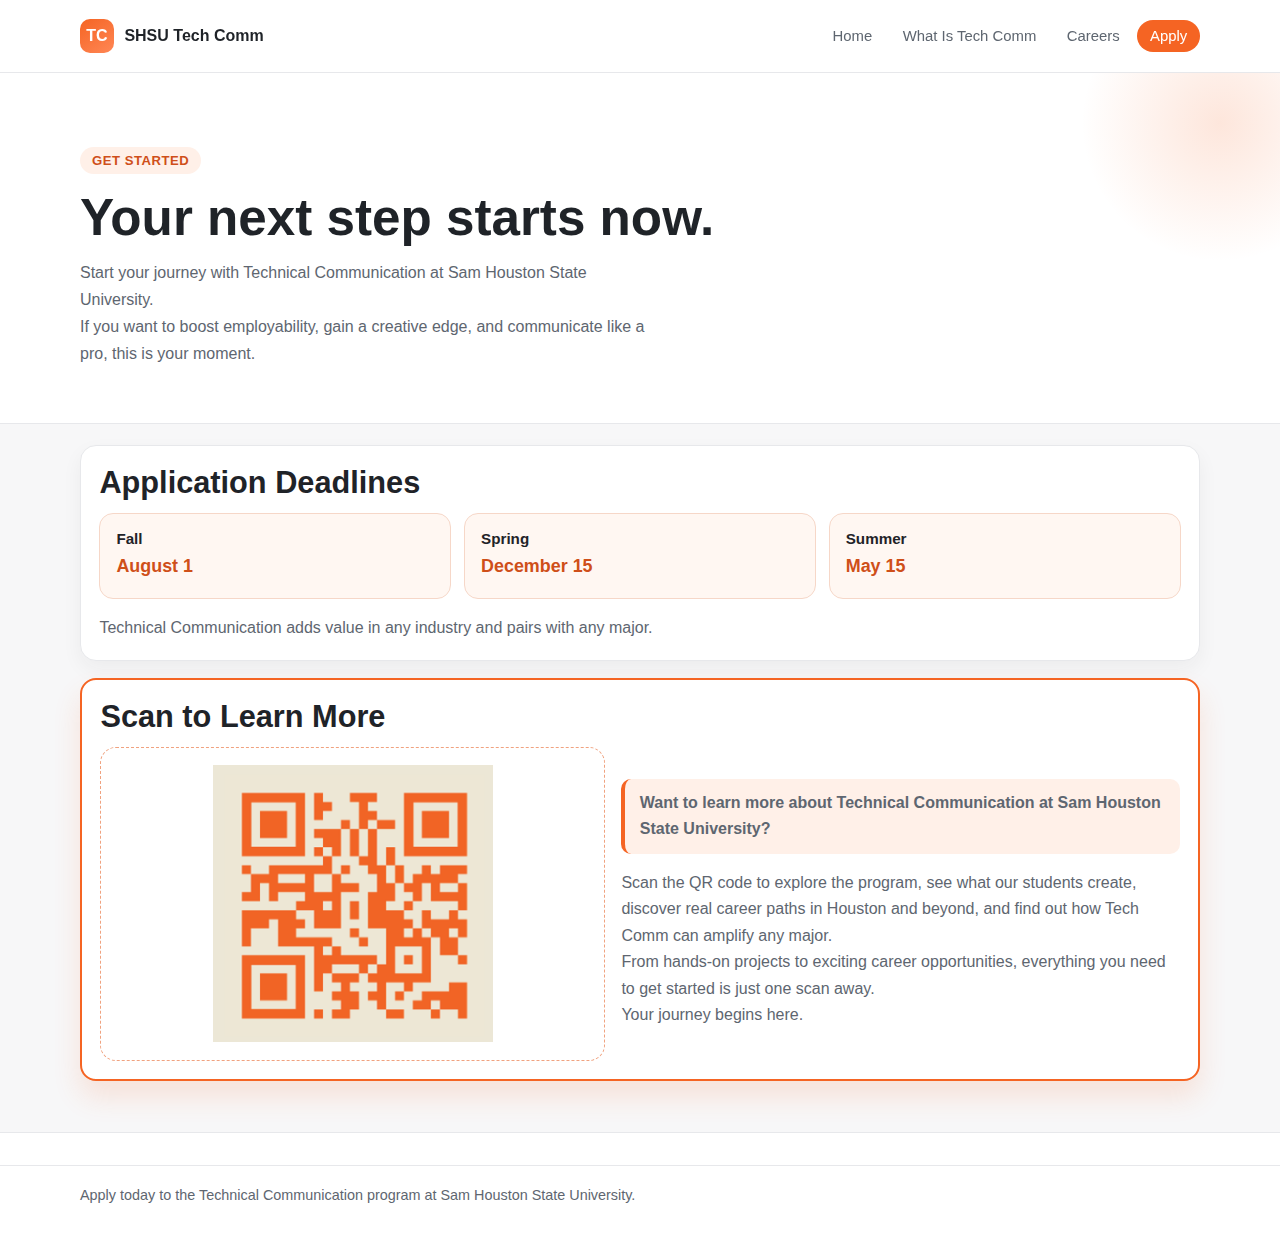
<file: apply.html>
<!doctype html>
<html lang="en">
<head>
  <meta charset="UTF-8" />
  <meta name="viewport" content="width=device-width, initial-scale=1.0" />
  <title>Apply / Get Started</title>
  <link rel="stylesheet" href="styles.css" />
</head>
<body data-page="apply">
  <header class="site-header">
    <div class="container nav-wrap">
      <a class="brand" href="index.html"><span class="brand-badge">TC</span>SHSU Tech Comm</a>
      <nav class="nav-links">
        <a data-page="home" href="index.html">Home</a>
        <a data-page="what" href="what-is-tech-comm.html">What Is Tech Comm</a>
        <a data-page="careers" href="careers.html">Careers</a>
        <a data-page="apply" href="apply.html">Apply</a>
      </nav>
    </div>
  </header>

  <main>
    <section class="hero section-pattern">
      <div class="container">
        <span class="hero-tag reveal">Get Started</span>
        <h1 class="reveal">Your next step starts now.</h1>
        <p class="brand-sub reveal">Start your journey with Technical Communication at Sam Houston State University.</p>
        <p class="lead reveal">If you want to boost employability, gain a creative edge, and communicate like a pro, this is your moment.</p>
      </div>
    </section>

    <section class="section section-alt">
      <div class="container split">
        <article class="card reveal">
          <h2>Application Deadlines</h2>
          <div class="deadline-box">
            <div class="deadline">
              <h4>Fall</h4>
              <p>August 1</p>
            </div>
            <div class="deadline">
              <h4>Spring</h4>
              <p>December 15</p>
            </div>
            <div class="deadline">
              <h4>Summer</h4>
              <p>May 15</p>
            </div>
          </div>
          <p class="lead" style="margin-top:1rem;">Technical Communication adds value in any industry and pairs with any major.</p>
        </article>

        <article class="card qr-card reveal">
          <h2>Scan to Learn More</h2>
          <div class="qr-layout">
            <div class="qr-box">
              <img src="assets/qr-code.png" alt="QR code to learn more and apply" />
            </div>
            <div>
              <p class="callout">Want to learn more about Technical Communication at Sam Houston State University?</p>
              <p class="lead" style="margin-top:1rem;">Scan the QR code to explore the program, see what our students create, discover real career paths in Houston and beyond, and find out how Tech Comm can amplify any major.</p>
              <p class="lead">From hands-on projects to exciting career opportunities, everything you need to get started is just one scan away.</p>
              <p class="lead">Your journey begins here.</p>
            </div>
          </div>
        </article>
      </div>
    </section>
  </main>

  <footer class="site-footer">
    <div class="container">Apply today to the Technical Communication program at Sam Houston State University.</div>
  </footer>

  <script src="script.js"></script>
</body>
</html>
</file>
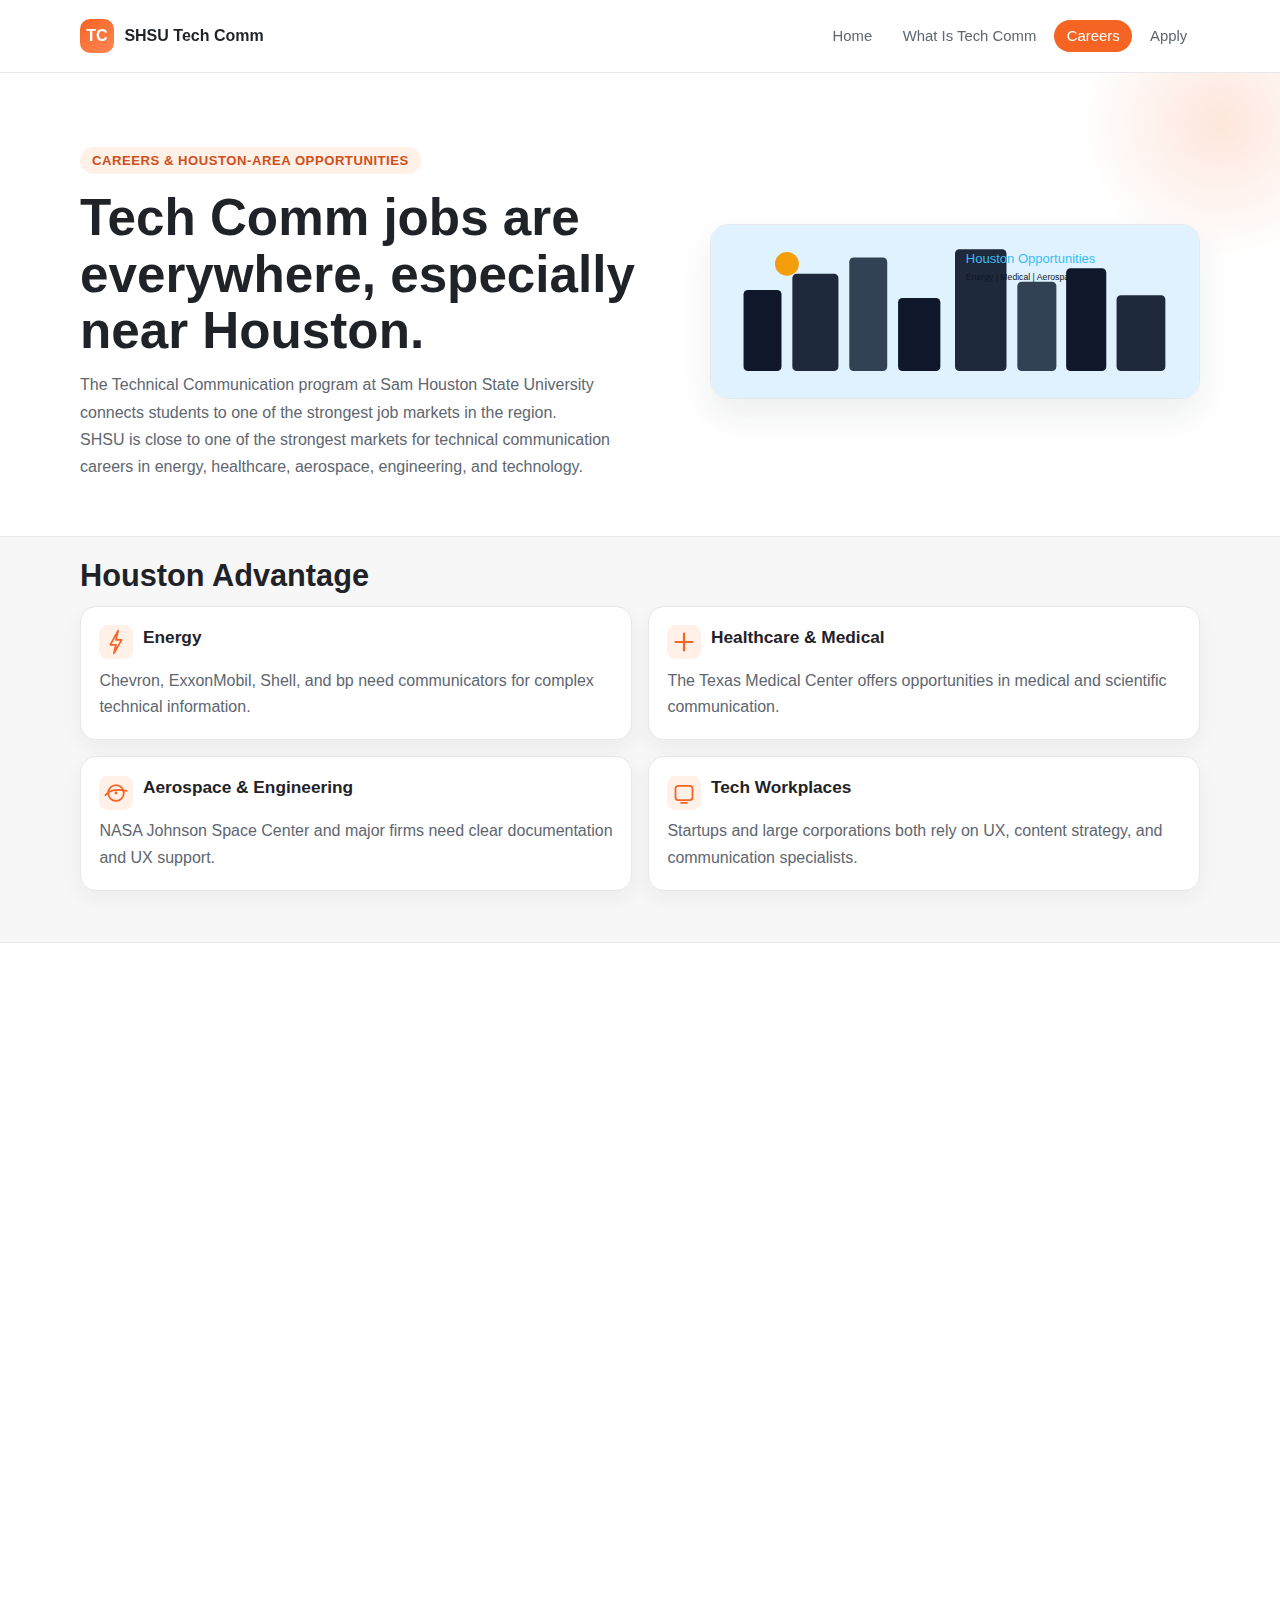
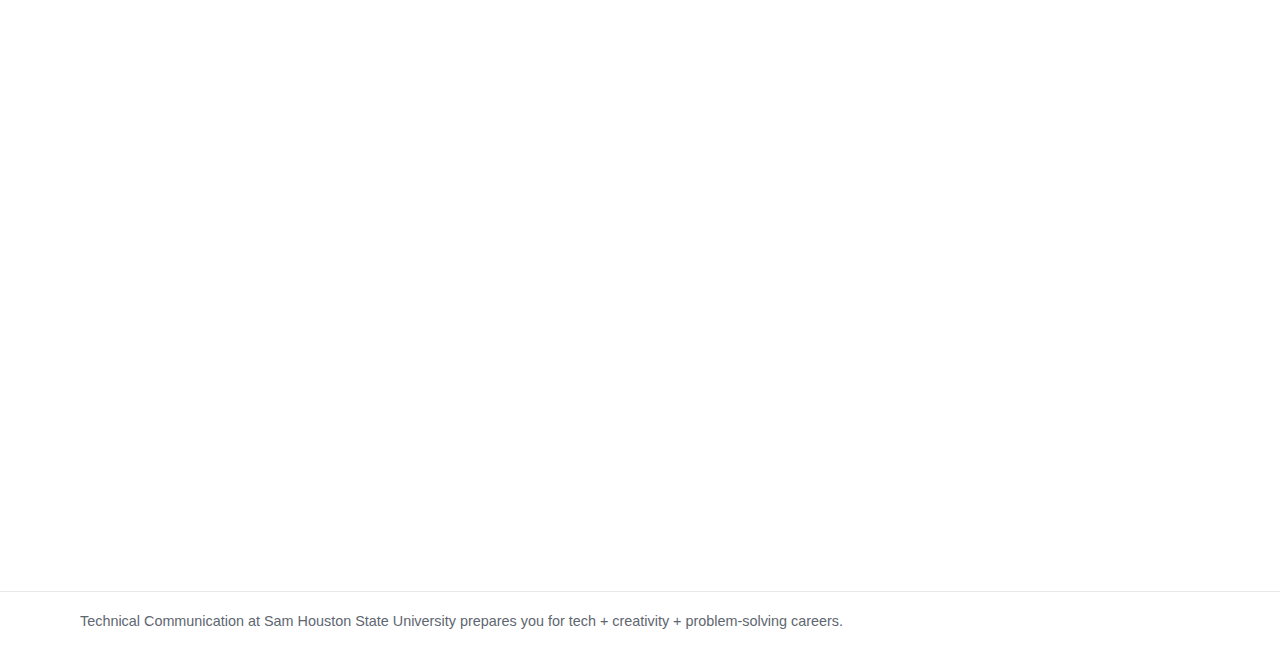
<file: careers.html>
<!doctype html>
<html lang="en">
<head>
  <meta charset="UTF-8" />
  <meta name="viewport" content="width=device-width, initial-scale=1.0" />
  <title>Careers & Houston Opportunities</title>
  <link rel="stylesheet" href="styles.css" />
</head>
<body data-page="careers">
  <header class="site-header">
    <div class="container nav-wrap">
      <a class="brand" href="index.html"><span class="brand-badge">TC</span>SHSU Tech Comm</a>
      <nav class="nav-links">
        <a data-page="home" href="index.html">Home</a>
        <a data-page="what" href="what-is-tech-comm.html">What Is Tech Comm</a>
        <a data-page="careers" href="careers.html">Careers</a>
        <a data-page="apply" href="apply.html">Apply</a>
      </nav>
    </div>
  </header>

  <main>
    <section class="hero section-pattern">
      <div class="container hero-grid">
        <div class="reveal">
          <span class="hero-tag">Careers & Houston-Area Opportunities</span>
          <h1>Tech Comm jobs are everywhere, especially near Houston.</h1>
          <p class="brand-sub">The Technical Communication program at Sam Houston State University connects students to one of the strongest job markets in the region.</p>
          <p>SHSU is close to one of the strongest markets for technical communication careers in energy, healthcare, aerospace, engineering, and technology.</p>
        </div>
        <div class="hero-art reveal">
          <img src="assets/houston-opportunities.svg" alt="Houston skyline themed career opportunities illustration" />
        </div>
      </div>
    </section>

    <section class="section section-alt">
      <div class="container">
        <h2 class="reveal">Houston Advantage</h2>
        <div class="grid">
          <article class="card span-6 reveal">
            <div class="icon-head"><img src="assets/icon-energy.svg" alt="Energy icon" /><h3>Energy</h3></div>
            <p>Chevron, ExxonMobil, Shell, and bp need communicators for complex technical information.</p>
          </article>
          <article class="card span-6 reveal">
            <div class="icon-head"><img src="assets/icon-medical.svg" alt="Medical icon" /><h3>Healthcare & Medical</h3></div>
            <p>The Texas Medical Center offers opportunities in medical and scientific communication.</p>
          </article>
          <article class="card span-6 reveal">
            <div class="icon-head"><img src="assets/icon-nasa.svg" alt="Aerospace icon" /><h3>Aerospace & Engineering</h3></div>
            <p>NASA Johnson Space Center and major firms need clear documentation and UX support.</p>
          </article>
          <article class="card span-6 reveal">
            <div class="icon-head"><img src="assets/icon-tech.svg" alt="Technology icon" /><h3>Tech Workplaces</h3></div>
            <p>Startups and large corporations both rely on UX, content strategy, and communication specialists.</p>
          </article>
        </div>
      </div>
    </section>

    <section class="section">
      <div class="container split">
        <article class="card reveal info-card">
          <h3>Career Paths</h3>
          <img class="visual" src="assets/career-paths-visual.png" alt="Career paths in technical communication including content strategy, technical writing, medical communication, user research, corporate communication, and proposal writing" />
        </article>
        <article class="card reveal info-card">
          <h3>Academic Pathways</h3>
          <p>Students with strong Tech Comm backgrounds often move into graduate programs in Rhetoric & Composition, Writing Studies, Technical Communication, and Human-Centered Design & UX.</p>
          <div class="info-stack">
            <div class="info-bar"><strong>Funding</strong>Full funding opportunities</div>
            <div class="info-bar"><strong>Research</strong>Research assistantships</div>
            <div class="info-bar"><strong>Teaching</strong>Teaching fellowships</div>
            <div class="info-bar"><strong>Outcomes</strong>Paths to professional and academic careers</div>
          </div>
        </article>
      </div>
    </section>
  </main>

  <footer class="site-footer">
    <div class="container">Technical Communication at Sam Houston State University prepares you for tech + creativity + problem-solving careers.</div>
  </footer>

  <script src="script.js"></script>
</body>
</html>
</file>
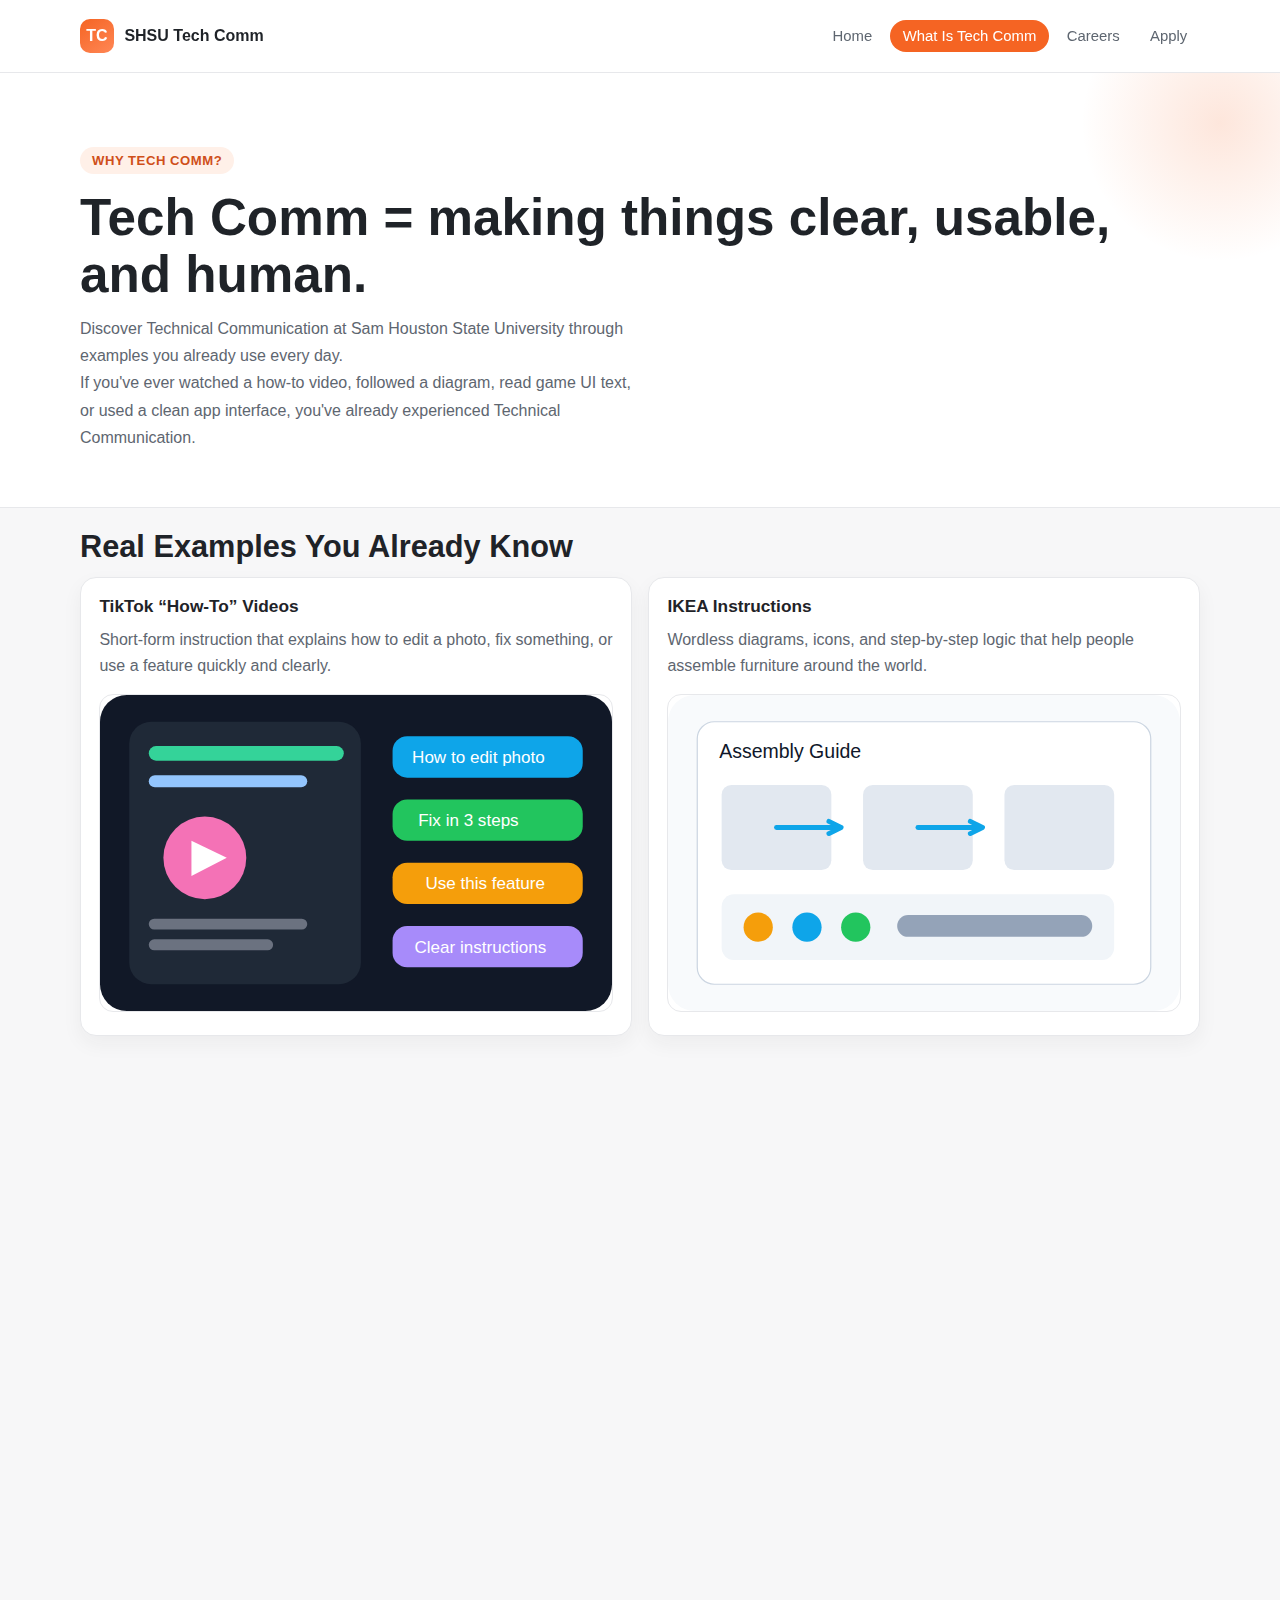
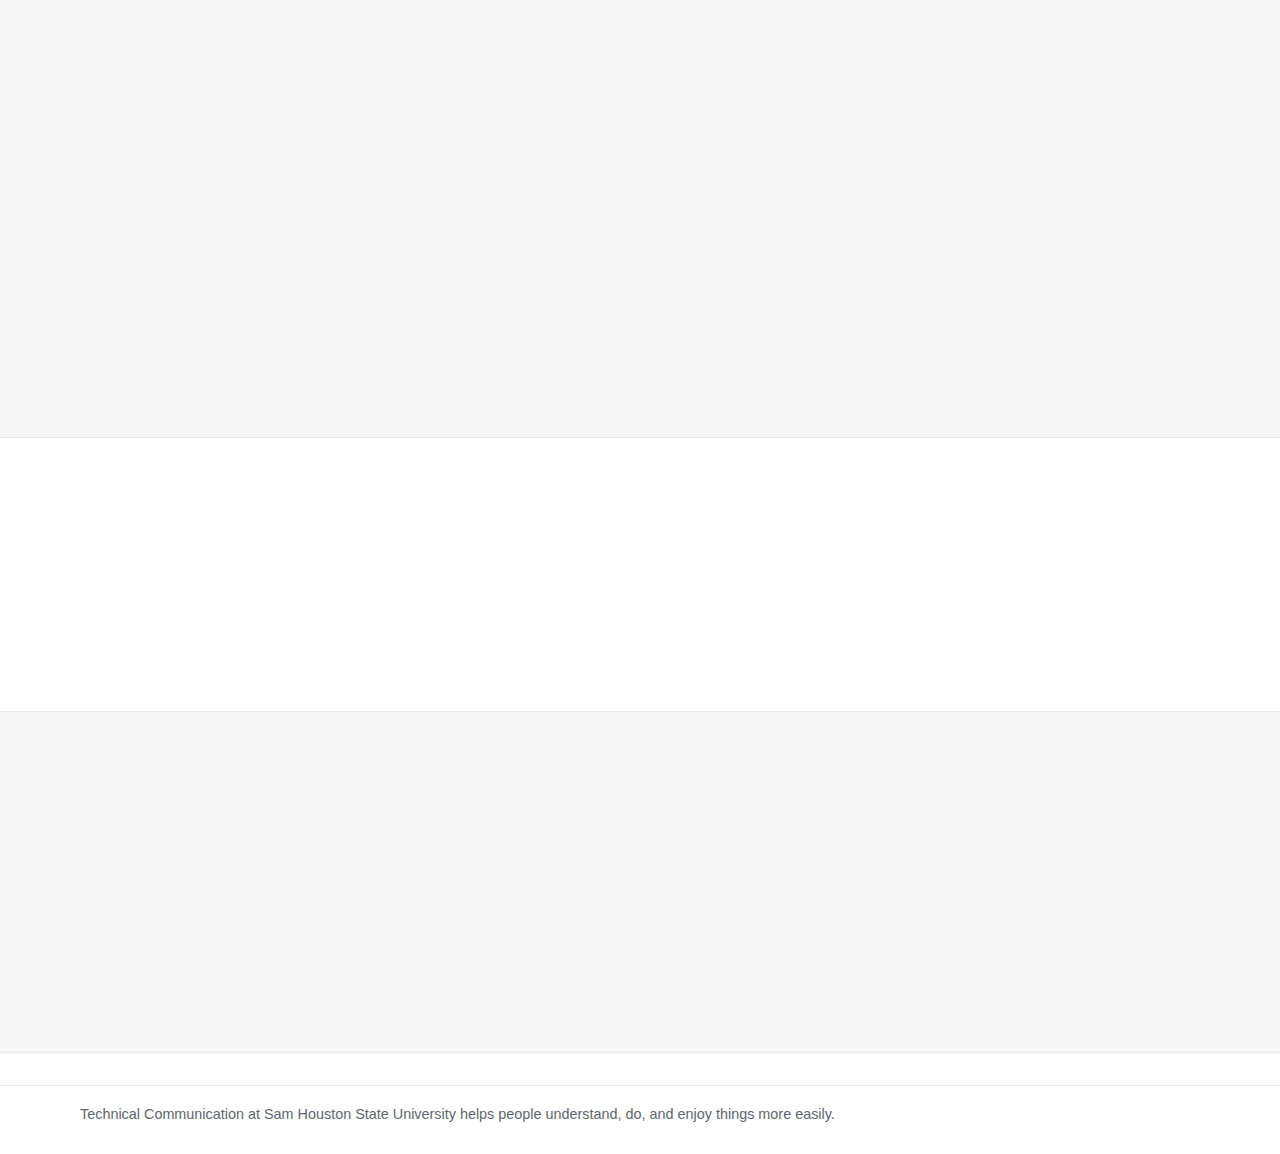
<file: what-is-tech-comm.html>
<!doctype html>
<html lang="en">
<head>
  <meta charset="UTF-8" />
  <meta name="viewport" content="width=device-width, initial-scale=1.0" />
  <title>What Is Technical Communication?</title>
  <link rel="stylesheet" href="styles.css" />
</head>
<body data-page="what">
  <header class="site-header">
    <div class="container nav-wrap">
      <a class="brand" href="index.html"><span class="brand-badge">TC</span>SHSU Tech Comm</a>
      <nav class="nav-links">
        <a data-page="home" href="index.html">Home</a>
        <a data-page="what" href="what-is-tech-comm.html">What Is Tech Comm</a>
        <a data-page="careers" href="careers.html">Careers</a>
        <a data-page="apply" href="apply.html">Apply</a>
      </nav>
    </div>
  </header>

  <main>
    <section class="hero section-pattern">
      <div class="container">
        <span class="hero-tag reveal">Why Tech Comm?</span>
        <h1 class="reveal">Tech Comm = making things clear, usable, and human.</h1>
        <p class="brand-sub reveal">Discover Technical Communication at Sam Houston State University through examples you already use every day.</p>
        <p class="lead reveal">If you've ever watched a how-to video, followed a diagram, read game UI text, or used a clean app interface, you've already experienced Technical Communication.</p>
      </div>
    </section>

    <section class="section section-alt">
      <div class="container">
        <h2 class="reveal">Real Examples You Already Know</h2>
        <div class="grid">
          <article class="card span-6 reveal">
            <h3>TikTok “How-To” Videos</h3>
            <p>Short-form instruction that explains how to edit a photo, fix something, or use a feature quickly and clearly.</p>
            <img class="visual" src="assets/tiktok-howto.svg" alt="Stylized mobile how-to video interface" />
          </article>
          <article class="card span-6 reveal">
            <h3>IKEA Instructions</h3>
            <p>Wordless diagrams, icons, and step-by-step logic that help people assemble furniture around the world.</p>
            <img class="visual" src="assets/ikea-diagram.svg" alt="Instructional diagram style illustration" />
          </article>
          <article class="card span-6 reveal">
            <h3>Game UI Writing</h3>
            <p>Text that guides players through missions, controls, and progression in fast, intuitive ways.</p>
            <img class="visual" src="assets/game-ui.svg" alt="Game interface writing example" />
          </article>
          <article class="card span-6 reveal">
            <h3>UX Research & Redesign</h3>
            <p>Teams collect user feedback and redesign confusing experiences so apps become simpler and better.</p>
            <img class="visual" src="assets/ux-wireframe.svg" alt="UX sketch wireframe concept" />
          </article>
          <article class="card span-6 reveal">
            <h3>Websites & App Content</h3>
            <p>Clean interfaces from major brands rely on content strategy, UX writing, and information design.</p>
            <img class="visual" src="assets/app-screenshot.svg" alt="Application content and interface screenshot style illustration" />
          </article>
          <article class="card span-6 reveal">
            <h3>Help Centers & Product Tutorials</h3>
            <p>Step-by-step guides, onboarding walkthroughs, and FAQ content help users solve problems quickly without frustration.</p>
            <img class="visual" src="assets/hero-communication.svg" alt="Help center and tutorial communication visual" />
          </article>
        </div>
      </div>
    </section>

    <section class="section">
      <div class="container">
        <h2 class="reveal">So What Is Technical Communication?</h2>
        <p class="lead reveal">It's the field that connects technology with humans. It's a big umbrella with many career paths.</p>
        <div class="card reveal">
          <div class="pill-list">
            <span class="pill">Technical Writing</span>
            <span class="pill">UX</span>
            <span class="pill">Game Writing</span>
            <span class="pill">Content Strategy</span>
            <span class="pill">Information Design</span>
            <span class="pill">UI/UX Design</span>
            <span class="pill">Instructional Media</span>
            <span class="pill">Cross-Industry Communication</span>
          </div>
        </div>
      </div>
    </section>

    <section class="section section-alt">
      <div class="container">
        <h2 class="reveal">Why Students Love It</h2>
        <div class="card reveal">
          <div class="love-grid">
            <div class="love-item"><span>🗣</span>Explaining things clearly</div>
            <div class="love-item"><span>🧩</span>Designing content people actually use</div>
            <div class="love-item"><span>🤝</span>Helping others solve problems</div>
            <div class="love-item"><span>💻</span>Working with tech without needing to code</div>
            <div class="love-item"><span>🎨</span>Being creative and practical at the same time</div>
          </div>
        </div>
      </div>
    </section>
  </main>

  <footer class="site-footer">
    <div class="container">Technical Communication at Sam Houston State University helps people understand, do, and enjoy things more easily.</div>
  </footer>

  <script src="script.js"></script>
</body>
</html>
</file>
<file: styles.css>
:root {
  --bg: #ffffff;
  --surface: #ffffff;
  --surface-muted: #f7f7f8;
  --text: #2f343b;
  --muted: #5e6670;
  --brand: #f56423;
  --brand-dark: #cf4f19;
  --brand-soft: #fff0e8;
  --ink: #1f2328;
  --border: #e7e8eb;
  --shadow: 0 16px 34px rgba(31, 35, 40, 0.08);
}

* { box-sizing: border-box; }

html, body {
  margin: 0;
  padding: 0;
  font-family: "Sora", "Avenir Next", "Segoe UI", sans-serif;
  color: var(--text);
  background: var(--bg);
}

a { color: inherit; text-decoration: none; }

.container {
  width: min(1120px, calc(100% - 2.5rem));
  margin: 0 auto;
}

.site-header {
  position: sticky;
  top: 0;
  z-index: 30;
  backdrop-filter: blur(12px);
  background: rgba(255, 255, 255, 0.92);
  border-bottom: 1px solid var(--border);
}

.nav-wrap {
  display: flex;
  align-items: center;
  justify-content: space-between;
  gap: 1rem;
  min-height: 72px;
}

.brand {
  display: flex;
  align-items: center;
  gap: 0.65rem;
  font-weight: 700;
  color: var(--ink);
}

.brand-badge {
  width: 34px;
  height: 34px;
  border-radius: 10px;
  display: grid;
  place-items: center;
  color: #fff;
  background: linear-gradient(145deg, var(--brand), #ff8755);
}

.nav-links {
  display: flex;
  align-items: center;
  gap: 0.3rem;
  flex-wrap: wrap;
}

.nav-links a {
  padding: 0.5rem 0.8rem;
  border-radius: 999px;
  color: var(--muted);
  font-size: 0.93rem;
  transition: all 220ms ease;
}

.nav-links a:hover,
.nav-links a.active {
  color: #fff;
  background: var(--brand);
}

.hero {
  position: relative;
  padding: 4.6rem 0 3.5rem;
  overflow: hidden;
}

.hero::before,
.section-pattern::before {
  content: "";
  position: absolute;
  width: 280px;
  height: 280px;
  border-radius: 50%;
  background: radial-gradient(circle, rgba(245, 100, 35, 0.16) 0%, rgba(245, 100, 35, 0) 70%);
  top: -90px;
  right: -80px;
  pointer-events: none;
}

.hero-grid {
  display: grid;
  grid-template-columns: 1.1fr 0.9fr;
  gap: 2rem;
  align-items: center;
}

.hero-tag {
  display: inline-flex;
  align-items: center;
  gap: 0.5rem;
  font-size: 0.82rem;
  letter-spacing: 0.04em;
  text-transform: uppercase;
  font-weight: 700;
  color: var(--brand-dark);
  background: var(--brand-soft);
  border-radius: 999px;
  padding: 0.4rem 0.75rem;
}

.brand-sub {
  margin: 0.75rem 0 0;
  font-size: 1rem;
  color: var(--muted);
}

.hero h1 {
  margin: 1rem 0 0.75rem;
  font-size: clamp(2rem, 4vw, 3.2rem);
  line-height: 1.1;
  color: var(--ink);
}

.brand-focus {
  color: var(--brand);
  font-weight: 800;
}

.hero p {
  margin: 0;
  max-width: 64ch;
  color: var(--muted);
  line-height: 1.7;
}

.hero-actions {
  margin-top: 1.4rem;
  display: flex;
  flex-wrap: wrap;
  gap: 0.8rem;
}

.btn {
  display: inline-flex;
  align-items: center;
  justify-content: center;
  gap: 0.45rem;
  border: 0;
  border-radius: 12px;
  padding: 0.75rem 1.1rem;
  font-weight: 600;
  transition: transform 200ms ease, box-shadow 200ms ease, background 200ms ease;
}

.btn-primary {
  color: #fff;
  background: linear-gradient(130deg, var(--brand), #ff8755);
  box-shadow: 0 10px 20px rgba(245, 100, 35, 0.34);
}

.btn-secondary {
  color: var(--brand-dark);
  background: var(--brand-soft);
}

.btn:hover {
  transform: translateY(-2px);
  box-shadow: 0 14px 26px rgba(31, 35, 40, 0.16);
}

.hero-art {
  position: relative;
  animation: float 6s ease-in-out infinite;
}

.hero-art img {
  width: 100%;
  border-radius: 18px;
  box-shadow: var(--shadow);
  border: 1px solid var(--border);
}

.video-preview {
  position: relative;
  display: block;
  border-radius: 18px;
  overflow: hidden;
  border: 1px solid var(--border);
  box-shadow: var(--shadow);
}

.video-preview img {
  width: 100%;
  aspect-ratio: 16/9;
  object-fit: cover;
  display: block;
}

.video-play {
  position: absolute;
  top: 50%;
  left: 50%;
  transform: translate(-50%, -50%);
  width: 62px;
  height: 62px;
  border-radius: 50%;
  display: grid;
  place-items: center;
  font-size: 1.35rem;
  color: #fff;
  background: rgba(245, 100, 35, 0.9);
  transition: transform 180ms ease, background 180ms ease;
}

.video-label {
  position: absolute;
  left: 0.8rem;
  bottom: 0.8rem;
  background: rgba(31, 35, 40, 0.8);
  color: #fff;
  border-radius: 8px;
  padding: 0.35rem 0.55rem;
  font-size: 0.82rem;
  font-weight: 600;
}

.video-preview:hover .video-play {
  transform: translate(-50%, -50%) scale(1.08);
  background: var(--brand);
}

.floating-dot {
  position: absolute;
  border-radius: 999px;
  opacity: 0.9;
}

.dot-1 { width: 16px; height: 16px; background: #f56423; top: 8%; left: 6%; }
.dot-2 { width: 22px; height: 22px; background: #ff9a69; bottom: 18%; left: 8%; }
.dot-3 { width: 18px; height: 18px; background: #ffd1bc; top: 14%; right: 12%; }

.section {
  padding: 1.3rem 0 3.2rem;
  position: relative;
}

.section-alt {
  background: var(--surface-muted);
  border-top: 1px solid var(--border);
  border-bottom: 1px solid var(--border);
}

.section h2 {
  font-size: clamp(1.6rem, 2.4vw, 2.25rem);
  margin: 0 0 0.75rem;
  color: var(--ink);
}

.lead {
  margin: 0 0 1.4rem;
  color: var(--muted);
  line-height: 1.7;
}

.grid {
  display: grid;
  grid-template-columns: repeat(12, minmax(0, 1fr));
  gap: 1rem;
}

.card {
  grid-column: span 12;
  background: var(--surface);
  border: 1px solid var(--border);
  border-radius: 16px;
  padding: 1.15rem;
  box-shadow: 0 8px 20px rgba(31, 35, 40, 0.05);
  transition: transform 220ms ease, box-shadow 220ms ease;
}

.card:hover {
  transform: translateY(-4px);
  box-shadow: 0 14px 30px rgba(31, 35, 40, 0.1);
}

.card h3 {
  margin: 0 0 0.6rem;
  font-size: 1.08rem;
  color: var(--ink);
}

.card p { margin: 0; color: var(--muted); line-height: 1.65; }

.card ul {
  margin: 0;
  padding-left: 1.1rem;
  color: var(--muted);
  line-height: 1.65;
}

.visual {
  width: 100%;
  border-radius: 14px;
  border: 1px solid var(--border);
  margin-top: 0.9rem;
}

.icon-head {
  display: flex;
  align-items: center;
  gap: 0.6rem;
  margin-bottom: 0.55rem;
}

.icon-head img {
  width: 34px;
  height: 34px;
}

.pill-list {
  display: flex;
  flex-wrap: wrap;
  gap: 0.55rem;
}

.pill {
  background: var(--brand-soft);
  color: var(--brand-dark);
  border-radius: 999px;
  padding: 0.4rem 0.7rem;
  font-size: 0.86rem;
  font-weight: 600;
}

.love-grid {
  display: grid;
  grid-template-columns: repeat(2, minmax(0, 1fr));
  gap: 0.75rem;
}

.love-item {
  display: flex;
  align-items: center;
  gap: 0.55rem;
  background: #fff7f2;
  border: 1px solid #f6d7c8;
  border-radius: 12px;
  padding: 0.7rem 0.8rem;
  color: var(--ink);
  font-weight: 600;
  line-height: 1.35;
}

.love-item span {
  display: inline-grid;
  place-items: center;
  width: 28px;
  height: 28px;
  border-radius: 8px;
  background: #ffffff;
  border: 1px solid #f2c1aa;
  flex-shrink: 0;
}

.info-card {
  border-left: 5px solid var(--brand);
}

.info-grid {
  display: grid;
  gap: 0.55rem;
  margin-top: 0.7rem;
}

.info-item {
  display: flex;
  align-items: center;
  gap: 0.6rem;
  padding: 0.58rem 0.68rem;
  border: 1px solid #f6d7c8;
  background: #fff8f4;
  border-radius: 10px;
  color: var(--ink);
  font-weight: 600;
}

.info-item span {
  display: inline-grid;
  place-items: center;
  width: 30px;
  height: 30px;
  border-radius: 8px;
  background: var(--brand);
  color: #fff;
  font-size: 0.74rem;
  font-weight: 700;
  flex-shrink: 0;
}

.info-stack {
  display: grid;
  gap: 0.6rem;
  margin-top: 0.8rem;
}

.info-bar {
  display: grid;
  grid-template-columns: 112px 1fr;
  align-items: center;
  gap: 0.7rem;
  background: linear-gradient(90deg, #fff2eb 0%, #ffffff 70%);
  border: 1px solid #f6d7c8;
  border-radius: 10px;
  padding: 0.6rem 0.7rem;
  color: var(--muted);
  font-weight: 500;
}

.info-bar strong {
  color: var(--brand-dark);
  font-size: 0.82rem;
  text-transform: uppercase;
  letter-spacing: 0.03em;
}

.split {
  display: grid;
  grid-template-columns: 1fr 1fr;
  gap: 1.1rem;
}

.deadline-box {
  display: grid;
  grid-template-columns: repeat(3, 1fr);
  gap: 0.8rem;
}

.deadline {
  border-radius: 14px;
  padding: 1rem;
  background: #fff7f2;
  border: 1px solid #f6d7c8;
}

.deadline h4 {
  margin: 0;
  font-size: 0.95rem;
  color: var(--ink);
}

.deadline p {
  margin: 0.35rem 0 0;
  font-size: 1.12rem;
  font-weight: 700;
  color: var(--brand-dark);
}

.qr-card {
  border: 2px solid var(--brand);
  box-shadow: 0 16px 28px rgba(245, 100, 35, 0.14);
}

.qr-box {
  display: grid;
  place-items: center;
  padding: 1rem;
  background: #fff;
  border-radius: 16px;
  border: 1px dashed #f0a27f;
}

.qr-box img {
  width: min(280px, 100%);
  aspect-ratio: 1;
  object-fit: contain;
}

.qr-layout {
  display: grid;
  grid-template-columns: 0.95fr 1.05fr;
  gap: 1rem;
  align-items: center;
}

.callout {
  margin-top: 0.85rem;
  border-left: 4px solid var(--brand);
  background: var(--brand-soft);
  padding: 0.7rem 0.9rem;
  border-radius: 10px;
  color: var(--brand-dark);
  font-weight: 600;
}

.course-highlight {
  margin-top: 1rem;
  border: 2px solid var(--brand);
  border-radius: 14px;
  padding: 0.9rem;
  background: #fff6f1;
}

.course-highlight h3 {
  margin: 0 0 0.6rem;
  color: var(--brand-dark);
}

.course-line {
  margin: 0.35rem 0;
  font-size: 1.06rem;
  font-weight: 800;
  color: var(--ink);
  letter-spacing: 0.01em;
  text-align: center;
}

.reveal {
  opacity: 0;
  transform: translateY(16px);
  transition: opacity 500ms ease, transform 500ms ease;
}

.reveal.is-visible {
  opacity: 1;
  transform: translateY(0);
}

.site-footer {
  margin-top: 2rem;
  border-top: 1px solid var(--border);
  padding: 1.3rem 0 2rem;
  color: var(--muted);
  font-size: 0.9rem;
}

@keyframes float {
  0%, 100% { transform: translateY(0px); }
  50% { transform: translateY(-10px); }
}

@media (min-width: 680px) {
  .card.span-6 { grid-column: span 6; }
  .card.span-4 { grid-column: span 4; }
}

@media (max-width: 960px) {
  .hero-grid,
  .split { grid-template-columns: 1fr; }

  .deadline-box { grid-template-columns: 1fr; }
  .qr-layout { grid-template-columns: 1fr; }
  .love-grid { grid-template-columns: 1fr; }
  .info-bar { grid-template-columns: 1fr; gap: 0.35rem; }
}

@media (max-width: 620px) {
  .container { width: min(1120px, calc(100% - 1.4rem)); }
  .nav-wrap { align-items: flex-start; padding: 0.55rem 0 0.7rem; }
  .nav-links { gap: 0.12rem; }
  .nav-links a { font-size: 0.82rem; padding: 0.35rem 0.55rem; }
}
</file>
